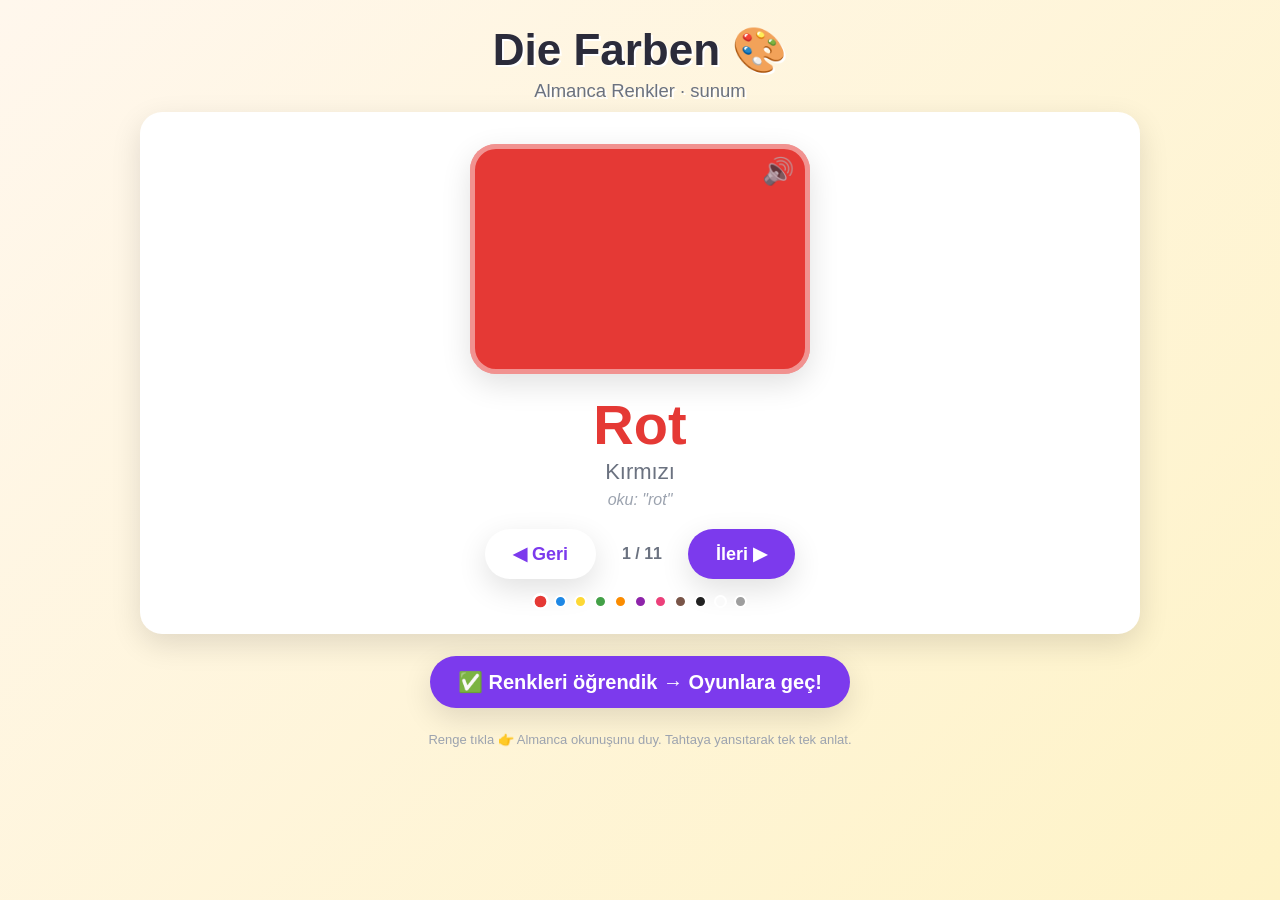
<file: index.html>
<!DOCTYPE html>
<html lang="de">
<head>
<meta charset="UTF-8">
<meta name="viewport" content="width=device-width, initial-scale=1.0">
<title>Die Farben – Sunum & Oyunlar</title>
<style>
  :root{
    --bg1:#fff7ed; --bg2:#fef3c7; --ink:#2b2b3a; --card:#ffffff;
    --shadow:0 10px 30px rgba(0,0,0,.12); --radius:22px; --brand:#7c3aed;
  }
  *{box-sizing:border-box;margin:0;padding:0}
  body{
    font-family:'Trebuchet MS','Comic Sans MS',Verdana,sans-serif;
    background:linear-gradient(135deg,var(--bg1),var(--bg2));
    color:var(--ink);min-height:100vh;padding:18px;
    display:flex;flex-direction:column;align-items:center;
  }
  .screen{width:100%;max-width:1000px;display:none;animation:pop .35s ease}
  .screen.active{display:block}
  @keyframes pop{from{opacity:0;transform:scale(.97)}to{opacity:1;transform:scale(1)}}

  h1{font-size:clamp(26px,5vw,44px);text-align:center;text-shadow:2px 2px 0 #fff;margin:6px 0}
  h1 .sub{display:block;font-size:.42em;color:#6b7280;font-weight:normal;margin-top:4px}

  .btn{
    border:none;cursor:pointer;font-size:18px;font-weight:bold;padding:14px 28px;
    border-radius:999px;background:var(--brand);color:#fff;box-shadow:var(--shadow);
    transition:transform .15s;
  }
  .btn:hover{transform:translateY(-3px)}
  .btn.ghost{background:#fff;color:var(--brand)}
  .topnav{display:flex;justify-content:space-between;align-items:center;gap:10px;margin-bottom:14px;flex-wrap:wrap}

  /* ---------- PRESENTATION (slide) ---------- */
  .slide{
    background:var(--card);border-radius:var(--radius);box-shadow:var(--shadow);
    padding:26px;text-align:center;margin-top:10px;
  }
  .slide .bigcolor{
    width:min(70%,340px);height:230px;border-radius:26px;margin:6px auto 18px;cursor:pointer;
    box-shadow:inset 0 0 0 5px rgba(255,255,255,.45),var(--shadow);
    display:flex;align-items:center;justify-content:center;font-size:60px;position:relative;
    transition:transform .15s;
  }
  .slide .bigcolor:hover{transform:scale(1.02)}
  .slide .bigcolor .spk{position:absolute;top:12px;right:16px;font-size:26px;opacity:.7}
  .slide .de{font-size:clamp(34px,7vw,56px);font-weight:bold}
  .slide .tr{font-size:22px;color:#6b7280;margin-top:2px}
  .slide .say{font-size:16px;color:#9ca3af;margin-top:6px;font-style:italic}
  .slidenav{display:flex;justify-content:center;align-items:center;gap:16px;margin-top:20px}
  .dots{display:flex;gap:7px;justify-content:center;margin-top:16px;flex-wrap:wrap}
  .dot{width:13px;height:13px;border-radius:50%;background:#e5e7eb;cursor:pointer;border:2px solid #fff}
  .dot.on{transform:scale(1.3)}
  .counter{font-weight:bold;color:#6b7280;min-width:60px}

  /* ---------- MENU ---------- */
  .menu{display:grid;grid-template-columns:repeat(auto-fit,minmax(240px,1fr));gap:18px;margin-top:18px}
  .gamecard{
    background:var(--card);border-radius:var(--radius);box-shadow:var(--shadow);
    padding:26px 20px;text-align:center;cursor:pointer;transition:transform .18s;
    border:3px solid transparent;
  }
  .gamecard:hover{transform:translateY(-6px);border-color:var(--brand)}
  .gamecard .emoji{font-size:54px}
  .gamecard h3{font-size:22px;margin:10px 0 6px}
  .gamecard p{color:#6b7280;font-size:15px}

  /* ---------- GENERIC GAME (g1/g2) ---------- */
  .game{background:var(--card);border-radius:var(--radius);box-shadow:var(--shadow);padding:26px;text-align:center}
  .scorebar{display:flex;justify-content:space-between;align-items:center;flex-wrap:wrap;gap:10px;margin-bottom:18px}
  .scorebar .pill{background:#f3f4f6;border-radius:999px;padding:8px 16px;font-weight:bold}
  .prompt{font-size:20px;margin-bottom:18px;color:#374151}
  .gColor{width:170px;height:170px;border-radius:26px;margin:0 auto 22px;box-shadow:inset 0 0 0 4px rgba(255,255,255,.5),var(--shadow)}
  .gWord{font-size:clamp(36px,8vw,62px);font-weight:bold;margin:8px 0 24px}
  .options{display:grid;grid-template-columns:repeat(auto-fit,minmax(130px,1fr));gap:14px}
  .opt{border:none;cursor:pointer;font-size:22px;font-weight:bold;padding:20px 10px;border-radius:18px;box-shadow:var(--shadow);transition:transform .12s;background:#fff;color:#374151}
  .opt:hover{transform:translateY(-4px)}
  .opt.colorbox{min-height:100px}
  .opt.correct{outline:5px solid #22c55e;animation:shake .4s}
  .opt.wrong{outline:5px solid #ef4444;opacity:.6}
  @keyframes shake{0%,100%{transform:translateX(0)}25%{transform:translateX(-7px)}75%{transform:translateX(7px)}}
  .feedback{font-size:26px;font-weight:bold;min-height:36px;margin:18px 0 4px}
  .finish{font-size:24px;line-height:1.6}
  .stars{font-size:40px;margin:10px 0}

  /* ---------- PAINT GAME iframe ---------- */
  .paintFrame{width:100%;height:680px;border:none;border-radius:var(--radius);box-shadow:var(--shadow);background:#fff}

  .footer{margin:24px 0 8px;color:#9ca3af;font-size:13px;text-align:center}
  @media(max-width:600px){.paintFrame{height:760px}}
</style>
</head>
<body>

<!-- ===================== SCREEN: INTRO / PRESENTATION ===================== -->
<section class="screen active" id="screen-intro">
  <h1>Die Farben 🎨<span class="sub">Almanca Renkler · sunum</span></h1>
  <div class="slide">
    <div class="bigcolor" id="slColor"><span class="spk">🔊</span></div>
    <div class="de" id="slDe">Rot</div>
    <div class="tr" id="slTr">Kırmızı</div>
    <div class="say" id="slSay">oku: "rot"</div>
    <div class="slidenav">
      <button class="btn ghost" id="prevBtn">◀ Geri</button>
      <span class="counter" id="slCount">1 / 11</span>
      <button class="btn" id="nextBtn">İleri ▶</button>
    </div>
    <div class="dots" id="dots"></div>
  </div>
  <div style="text-align:center;margin-top:22px">
    <button class="btn" id="toMenuBtn" style="font-size:20px">✅ Renkleri öğrendik → Oyunlara geç!</button>
  </div>
  <p class="footer">Renge tıkla 👉 Almanca okunuşunu duy. Tahtaya yansıtarak tek tek anlat.</p>
</section>

<!-- ===================== SCREEN: GAME MENU ===================== -->
<section class="screen" id="screen-menu">
  <div class="topnav">
    <button class="btn ghost" onclick="showScreen('intro')">◀ Sunuma dön</button>
    <strong style="font-size:18px;color:#6b7280">Bir oyun seç 👇</strong>
    <span></span>
  </div>
  <h1>Oyun Seç 🎮</h1>
  <div class="menu">
    <div class="gamecard" onclick="openGame('g1')">
      <div class="emoji">🎯</div><h3>Renk → Kelime</h3>
      <p>Rengi gör, doğru Almanca kelimeyi seç</p>
    </div>
    <div class="gamecard" onclick="openGame('g2')">
      <div class="emoji">👆</div><h3>Kelime → Renk</h3>
      <p>Almanca kelimeyi oku/dinle, doğru rengi tıkla</p>
    </div>
    <div class="gamecard" onclick="openGame('paint')">
      <div class="emoji">🖌️</div><h3>Boyama – Farben malen</h3>
      <p>Görevi oku, resmi doğru renge boya</p>
    </div>
  </div>
  <p class="footer">3 öğrenci sırayla yarışabilir ⭐</p>
</section>

<!-- ===================== SCREEN: GAME 1 ===================== -->
<section class="screen" id="screen-g1">
  <div class="topnav"><button class="btn ghost" onclick="showScreen('menu')">◀ Menü</button>
    <strong style="color:#6b7280">🎯 Renk → Kelime</strong><span></span></div>
  <div class="game" id="g1wrap">
    <div class="scorebar">
      <span class="pill">⭐ Puan: <span id="g1score">0</span></span>
      <span class="pill">Soru: <span id="g1count">1</span>/10</span>
      <button class="btn ghost" onclick="startGame1()">🔄 Baştan</button>
    </div>
    <p class="prompt">Bu renk Almanca nasıl yazılır?</p>
    <div class="gColor" id="g1color"></div>
    <div class="options" id="g1options"></div>
    <div class="feedback" id="g1feedback"></div>
  </div>
</section>

<!-- ===================== SCREEN: GAME 2 ===================== -->
<section class="screen" id="screen-g2">
  <div class="topnav"><button class="btn ghost" onclick="showScreen('menu')">◀ Menü</button>
    <strong style="color:#6b7280">👆 Kelime → Renk</strong><span></span></div>
  <div class="game" id="g2wrap">
    <div class="scorebar">
      <span class="pill">⭐ Puan: <span id="g2score">0</span></span>
      <span class="pill">Soru: <span id="g2count">1</span>/10</span>
      <button class="btn ghost" onclick="startGame2()">🔄 Baştan</button>
    </div>
    <p class="prompt">🔊 Doğru rengi tıkla:</p>
    <div class="gWord" id="g2word">—</div>
    <div class="options" id="g2options"></div>
    <div class="feedback" id="g2feedback"></div>
  </div>
</section>

<!-- ===================== SCREEN: PAINT GAME ===================== -->
<section class="screen" id="screen-paint">
  <div class="topnav"><button class="btn ghost" onclick="showScreen('menu')">◀ Menü</button>
    <strong style="color:#6b7280">🖌️ Boyama – Farben malen</strong><span></span></div>
  <iframe class="paintFrame" id="paintFrame" title="Farben malen"></iframe>
</section>

<script>
/* ---------- data ---------- */
const COLORS = [
  {de:"Rot",     tr:"Kırmızı", hex:"#e53935", light:false, say:"rot"},
  {de:"Blau",    tr:"Mavi",    hex:"#1e88e5", light:false, say:"blau"},
  {de:"Gelb",    tr:"Sarı",    hex:"#fdd835", light:true,  say:"gelb"},
  {de:"Grün",    tr:"Yeşil",   hex:"#43a047", light:false, say:"grün"},
  {de:"Orange",  tr:"Turuncu", hex:"#fb8c00", light:false, say:"oranj"},
  {de:"Lila",    tr:"Mor",     hex:"#8e24aa", light:false, say:"liila"},
  {de:"Rosa",    tr:"Pembe",   hex:"#ec407a", light:false, say:"roza"},
  {de:"Braun",   tr:"Kahve",   hex:"#795548", light:false, say:"braun"},
  {de:"Schwarz", tr:"Siyah",   hex:"#212121", light:false, say:"şvarts"},
  {de:"Weiß",    tr:"Beyaz",   hex:"#fafafa", light:true,  say:"vays"},
  {de:"Grau",    tr:"Gri",     hex:"#9e9e9e", light:false, say:"grau"},
];

function speak(text){
  if(!("speechSynthesis" in window)) return;
  speechSynthesis.cancel();
  const u=new SpeechSynthesisUtterance(text); u.lang="de-DE"; u.rate=.85;
  const v=speechSynthesis.getVoices().find(v=>v.lang.startsWith("de")); if(v)u.voice=v;
  speechSynthesis.speak(u);
}
if("speechSynthesis" in window){speechSynthesis.onvoiceschanged=()=>speechSynthesis.getVoices();}

/* ---------- screen router ---------- */
function showScreen(name){
  document.querySelectorAll(".screen").forEach(s=>s.classList.remove("active"));
  document.getElementById("screen-"+name).classList.add("active");
  window.scrollTo({top:0,behavior:"smooth"});
}
function openGame(which){
  if(which==="g1"){ showScreen("g1"); startGame1(); }
  else if(which==="g2"){ showScreen("g2"); startGame2(); }
  else if(which==="paint"){
    const f=document.getElementById("paintFrame");
    if(!f.src) f.src="./boyama.html";   // senin orijinal boyama oyunun
    showScreen("paint");
  }
}

/* ---------- presentation slideshow ---------- */
let sIdx=0;
const slColor=document.getElementById("slColor");
const dotsWrap=document.getElementById("dots");
COLORS.forEach((c,i)=>{
  const d=document.createElement("span"); d.className="dot"; d.style.background=c.hex;
  d.onclick=()=>{sIdx=i;renderSlide();}; dotsWrap.appendChild(d);
});
function renderSlide(){
  const c=COLORS[sIdx];
  slColor.style.background=c.hex;
  document.getElementById("slDe").textContent=c.de;
  document.getElementById("slDe").style.color=c.light?"#2b2b3a":c.hex;
  document.getElementById("slTr").textContent=c.tr;
  document.getElementById("slSay").textContent='oku: "'+c.say+'"';
  document.getElementById("slCount").textContent=(sIdx+1)+" / "+COLORS.length;
  dotsWrap.querySelectorAll(".dot").forEach((d,i)=>d.classList.toggle("on",i===sIdx));
  speak(c.de);
}
slColor.onclick=()=>speak(COLORS[sIdx].de);
document.getElementById("nextBtn").onclick=()=>{sIdx=(sIdx+1)%COLORS.length;renderSlide();};
document.getElementById("prevBtn").onclick=()=>{sIdx=(sIdx-1+COLORS.length)%COLORS.length;renderSlide();};
document.getElementById("toMenuBtn").onclick=()=>showScreen("menu");
renderSlide();

/* ---------- helpers ---------- */
function shuffle(a){a=a.slice();for(let i=a.length-1;i>0;i--){const j=Math.floor(Math.random()*(i+1));[a[i],a[j]]=[a[j],a[i]];}return a;}
const TOTAL=10;
const praise=["Super! 🌟","Toll! 🎉","Prima! 👏","Richtig! ✅","Bravo! 💪"];

/* ================= GAME 1: color -> word ================= */
let g1={i:0,score:0,order:[]};
function startGame1(){
  g1={i:0,score:0,order:shuffle(COLORS.map((_,i)=>i)).slice(0,TOTAL)};
  document.getElementById("g1score").textContent=0; nextG1();
}
function nextG1(){
  const fb=document.getElementById("g1feedback"); fb.textContent="";
  if(g1.i>=TOTAL) return finishG1();
  document.getElementById("g1count").textContent=g1.i+1;
  const correct=COLORS[g1.order[g1.i]];
  document.getElementById("g1color").style.background=correct.hex;
  speak(correct.de);
  const opts=shuffle([correct,...shuffle(COLORS.filter(c=>c.de!==correct.de)).slice(0,3)]);
  const box=document.getElementById("g1options"); box.innerHTML="";
  opts.forEach(o=>{const b=document.createElement("button");b.className="opt";b.textContent=o.de;
    b.onclick=()=>chooseG1(b,o,correct);box.appendChild(b);});
}
function chooseG1(btn,chosen,correct){
  const fb=document.getElementById("g1feedback");
  document.querySelectorAll("#g1options .opt").forEach(b=>b.disabled=true);
  if(chosen.de===correct.de){btn.classList.add("correct");g1.score++;
    document.getElementById("g1score").textContent=g1.score;
    fb.style.color="#16a34a";fb.textContent=praise[Math.floor(Math.random()*praise.length)];}
  else{btn.classList.add("wrong");
    document.querySelectorAll("#g1options .opt").forEach(b=>{if(b.textContent===correct.de)b.classList.add("correct");});
    fb.style.color="#dc2626";fb.textContent="Doğrusu: "+correct.de;speak(correct.de);}
  g1.i++; setTimeout(nextG1,1300);
}
function finishG1(){
  const stars=Math.round(g1.score/TOTAL*3);
  document.getElementById("g1wrap").innerHTML=
    `<div class="finish"><div class="stars">${"⭐".repeat(stars||1)}</div>Geschafft! 🎉<br>
     Puanın: <b>${g1.score}/${TOTAL}</b><br>
     <button class="btn" style="margin-top:10px" onclick="rebuildG1()">🔄 Tekrar</button>
     <button class="btn ghost" style="margin-top:10px" onclick="showScreen('menu')">◀ Menü</button></div>`;
}
function rebuildG1(){document.getElementById("g1wrap").innerHTML=G1HTML;startGame1();}

/* ================= GAME 2: word -> color (boş renkli kutular) ================= */
let g2={i:0,score:0,order:[]};
function startGame2(){
  g2={i:0,score:0,order:shuffle(COLORS.map((_,i)=>i)).slice(0,TOTAL)};
  document.getElementById("g2score").textContent=0; nextG2();
}
function nextG2(){
  const fb=document.getElementById("g2feedback"); fb.textContent="";
  if(g2.i>=TOTAL) return finishG2();
  document.getElementById("g2count").textContent=g2.i+1;
  const correct=COLORS[g2.order[g2.i]];
  document.getElementById("g2word").textContent=correct.de;
  document.getElementById("g2word").style.color="#2b2b3a";
  speak(correct.de);
  const opts=shuffle([correct,...shuffle(COLORS.filter(c=>c.de!==correct.de)).slice(0,3)]);
  const box=document.getElementById("g2options"); box.innerHTML="";
  opts.forEach(o=>{const b=document.createElement("button");b.className="opt colorbox";
    b.style.background=o.hex;b.dataset.de=o.de;b.setAttribute("aria-label",o.tr);
    b.onclick=()=>chooseG2(b,o,correct);box.appendChild(b);});
}
function chooseG2(btn,chosen,correct){
  const fb=document.getElementById("g2feedback");
  document.querySelectorAll("#g2options .opt").forEach(b=>b.disabled=true);
  if(chosen.de===correct.de){btn.classList.add("correct");g2.score++;
    document.getElementById("g2score").textContent=g2.score;
    fb.style.color="#16a34a";fb.textContent=praise[Math.floor(Math.random()*praise.length)];}
  else{btn.classList.add("wrong");
    document.querySelectorAll("#g2options .opt").forEach(b=>{if(b.dataset.de===correct.de)b.classList.add("correct");});
    fb.style.color="#dc2626";fb.textContent="Doğrusu: "+correct.de+" ("+correct.tr+")";}
  g2.i++; setTimeout(nextG2,1300);
}
function finishG2(){
  const stars=Math.round(g2.score/TOTAL*3);
  document.getElementById("g2wrap").innerHTML=
    `<div class="finish"><div class="stars">${"⭐".repeat(stars||1)}</div>Geschafft! 🎉<br>
     Puanın: <b>${g2.score}/${TOTAL}</b><br>
     <button class="btn" style="margin-top:10px" onclick="rebuildG2()">🔄 Tekrar</button>
     <button class="btn ghost" style="margin-top:10px" onclick="showScreen('menu')">◀ Menü</button></div>`;
}
function rebuildG2(){document.getElementById("g2wrap").innerHTML=G2HTML;startGame2();}

/* save original game markup for rebuild */
const G1HTML=document.getElementById("g1wrap").innerHTML;
const G2HTML=document.getElementById("g2wrap").innerHTML;
</script>
</body>
</html>
</file>
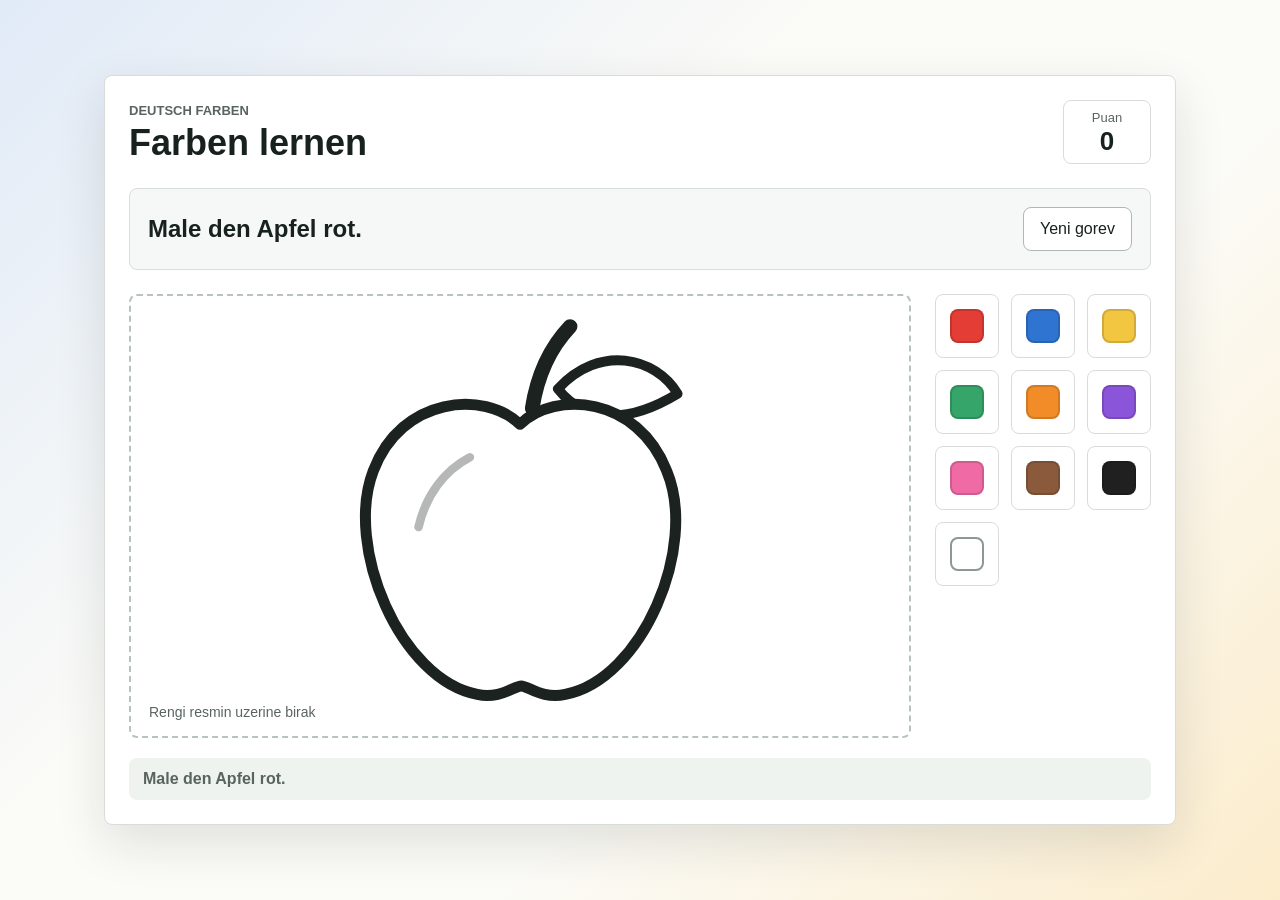
<file: boyama.html>
<!doctype html>
<html lang="tr">
  <head>
    <meta charset="UTF-8" />
    <meta name="viewport" content="width=device-width, initial-scale=1.0" />
    <title>Farben Lernen</title>
    <link rel="stylesheet" href="./styles.css" />
  </head>
  <body>
    <main class="app-shell">
      <section class="game-panel" aria-labelledby="game-title">
        <div class="topbar">
          <div>
            <p class="eyebrow">Deutsch Farben</p>
            <h1 id="game-title">Farben lernen</h1>
          </div>
          <div class="score" aria-live="polite">
            <span>Puan</span>
            <strong id="score">0</strong>
          </div>
        </div>

        <div class="task-row">
          <p id="taskText">Male den Apfel rot.</p>
          <button id="nextButton" class="ghost-button" type="button">Yeni gorev</button>
        </div>

        <div class="play-layout">
          <section class="canvas-zone" aria-label="Boyama alani">
            <div id="artStage" class="art-stage"></div>
            <div id="dropHint" class="drop-hint">Rengi resmin uzerine birak</div>
          </section>

          <aside class="palette" aria-label="Renkler">
            <button class="color-chip" type="button" draggable="true" data-color="red" aria-label="Kirmizi">
              <span class="swatch red"></span>
            </button>
            <button class="color-chip" type="button" draggable="true" data-color="blue" aria-label="Mavi">
              <span class="swatch blue"></span>
            </button>
            <button class="color-chip" type="button" draggable="true" data-color="yellow" aria-label="Sari">
              <span class="swatch yellow"></span>
            </button>
            <button class="color-chip" type="button" draggable="true" data-color="green" aria-label="Yesil">
              <span class="swatch green"></span>
            </button>
            <button class="color-chip" type="button" draggable="true" data-color="orange" aria-label="Turuncu">
              <span class="swatch orange"></span>
            </button>
            <button class="color-chip" type="button" draggable="true" data-color="purple" aria-label="Mor">
              <span class="swatch purple"></span>
            </button>
            <button class="color-chip" type="button" draggable="true" data-color="pink" aria-label="Pembe">
              <span class="swatch pink"></span>
            </button>
            <button class="color-chip" type="button" draggable="true" data-color="brown" aria-label="Kahverengi">
              <span class="swatch brown"></span>
            </button>
            <button class="color-chip" type="button" draggable="true" data-color="black" aria-label="Siyah">
              <span class="swatch black"></span>
            </button>
            <button class="color-chip" type="button" draggable="true" data-color="white" aria-label="Beyaz">
              <span class="swatch white"></span>
            </button>
          </aside>
        </div>

        <p id="feedback" class="feedback" aria-live="polite">Soruyu oku ve dogru rengi boya.</p>
      </section>
    </main>

    <script src="./script.js"></script>
  </body>
</html>
</file>
<file: styles.css>
:root {
  --ink: #17211d;
  --muted: #59645f;
  --line: #d8ddd8;
  --paper: #fbfbf7;
  --panel: #ffffff;
  --good: #1d7f4d;
  --bad: #ad2d2d;
  --focus: #1463ff;
}

* {
  box-sizing: border-box;
}

body {
  margin: 0;
  min-height: 100vh;
  color: var(--ink);
  font-family: Arial, Helvetica, sans-serif;
  background:
    linear-gradient(135deg, rgba(62, 130, 247, .14), transparent 38%),
    linear-gradient(315deg, rgba(252, 188, 64, .24), transparent 36%),
    var(--paper);
}

button {
  font: inherit;
}

.app-shell {
  width: min(1120px, 100%);
  min-height: 100vh;
  margin: 0 auto;
  padding: 24px;
  display: grid;
  align-items: center;
}

.game-panel {
  width: 100%;
  background: var(--panel);
  border: 1px solid var(--line);
  border-radius: 8px;
  box-shadow: 0 18px 50px rgba(24, 35, 31, .12);
  padding: 24px;
}

.topbar,
.task-row,
.play-layout {
  display: flex;
  gap: 20px;
}

.topbar,
.task-row {
  align-items: center;
  justify-content: space-between;
}

.eyebrow {
  margin: 0 0 6px;
  color: var(--muted);
  font-size: 13px;
  font-weight: 700;
  letter-spacing: 0;
  text-transform: uppercase;
}

h1 {
  margin: 0;
  font-size: 36px;
  line-height: 1.05;
}

.score {
  min-width: 88px;
  min-height: 64px;
  border: 1px solid var(--line);
  border-radius: 8px;
  display: grid;
  place-items: center;
  padding: 8px 12px;
}

.score span {
  color: var(--muted);
  font-size: 13px;
}

.score strong {
  font-size: 26px;
  line-height: 1;
}

.task-row {
  margin: 24px 0;
  padding: 18px;
  border: 1px solid var(--line);
  border-radius: 8px;
  background: #f5f8f6;
}

.task-row p {
  margin: 0;
  font-size: 24px;
  font-weight: 700;
}

.ghost-button {
  min-height: 44px;
  border: 1px solid #aeb8b1;
  border-radius: 8px;
  background: #fff;
  color: var(--ink);
  padding: 0 16px;
  cursor: pointer;
}

.ghost-button:hover,
.color-chip:hover {
  border-color: var(--ink);
}

.play-layout {
  align-items: stretch;
}

.canvas-zone {
  position: relative;
  flex: 1 1 640px;
  min-height: 430px;
  display: grid;
  place-items: center;
  border: 2px dashed #b9c3bd;
  border-radius: 8px;
  background: #fff;
  overflow: hidden;
}

.canvas-zone.is-over {
  border-color: var(--focus);
  background: #f6f9ff;
}

.art-stage {
  width: min(82%, 440px);
  aspect-ratio: 1;
  display: grid;
  place-items: center;
}

.line-art {
  width: 100%;
  aspect-ratio: 1;
  display: block;
}

.paintable {
  transition: fill .2s ease, filter .2s ease;
}

.paintable.flash {
  filter: drop-shadow(0 0 14px rgba(20, 99, 255, .45));
}

.drop-hint {
  position: absolute;
  left: 18px;
  bottom: 16px;
  color: var(--muted);
  font-size: 14px;
}

.palette {
  flex: 0 0 220px;
  display: grid;
  grid-template-columns: repeat(3, 64px);
  gap: 12px;
  align-content: start;
  justify-content: end;
}

.color-chip {
  width: 64px;
  min-height: 64px;
  border: 1px solid var(--line);
  border-radius: 8px;
  background: #fff;
  color: var(--ink);
  display: flex;
  align-items: center;
  justify-content: center;
  padding: 8px;
  font-size: 20px;
  font-weight: 700;
  cursor: grab;
  user-select: none;
}

.color-chip:active {
  cursor: grabbing;
}

.color-chip.is-selected {
  outline: 3px solid rgba(20, 99, 255, .24);
  border-color: var(--focus);
}

.swatch {
  width: 34px;
  height: 34px;
  border-radius: 8px;
  border: 2px solid rgba(0, 0, 0, .14);
  flex: 0 0 auto;
}

.red {
  background: #e33d35;
}

.blue {
  background: #2f74d0;
}

.yellow {
  background: #f3c642;
}

.green {
  background: #35a56a;
}

.orange {
  background: #f28c28;
}

.purple {
  background: #8b55d9;
}

.pink {
  background: #f06aa5;
}

.brown {
  background: #8b5a3c;
}

.black {
  background: #202020;
}

.white {
  background: #ffffff;
  border-color: #8e9892;
}

.feedback {
  min-height: 42px;
  margin: 20px 0 0;
  padding: 12px 14px;
  border-radius: 8px;
  background: #eef3f0;
  color: var(--muted);
  font-weight: 700;
}

.feedback.good {
  background: #e7f5ee;
  color: var(--good);
}

.feedback.bad {
  background: #faecec;
  color: var(--bad);
}

:focus-visible {
  outline: 3px solid rgba(20, 99, 255, .42);
  outline-offset: 3px;
}

@media (max-width: 780px) {
  .app-shell {
    padding: 12px;
    align-items: start;
  }

  .game-panel {
    padding: 16px;
  }

  .topbar,
  .task-row,
  .play-layout {
    flex-direction: column;
  }

  .topbar,
  .task-row {
    align-items: stretch;
  }

  h1 {
    font-size: 30px;
  }

  .task-row p {
    font-size: 21px;
  }

  .canvas-zone {
    min-height: 330px;
  }

  .palette {
    flex-basis: auto;
    grid-template-columns: repeat(5, 58px);
    justify-content: start;
  }

  .color-chip {
    width: 58px;
    min-height: 58px;
    font-size: 18px;
  }
}
</file>
